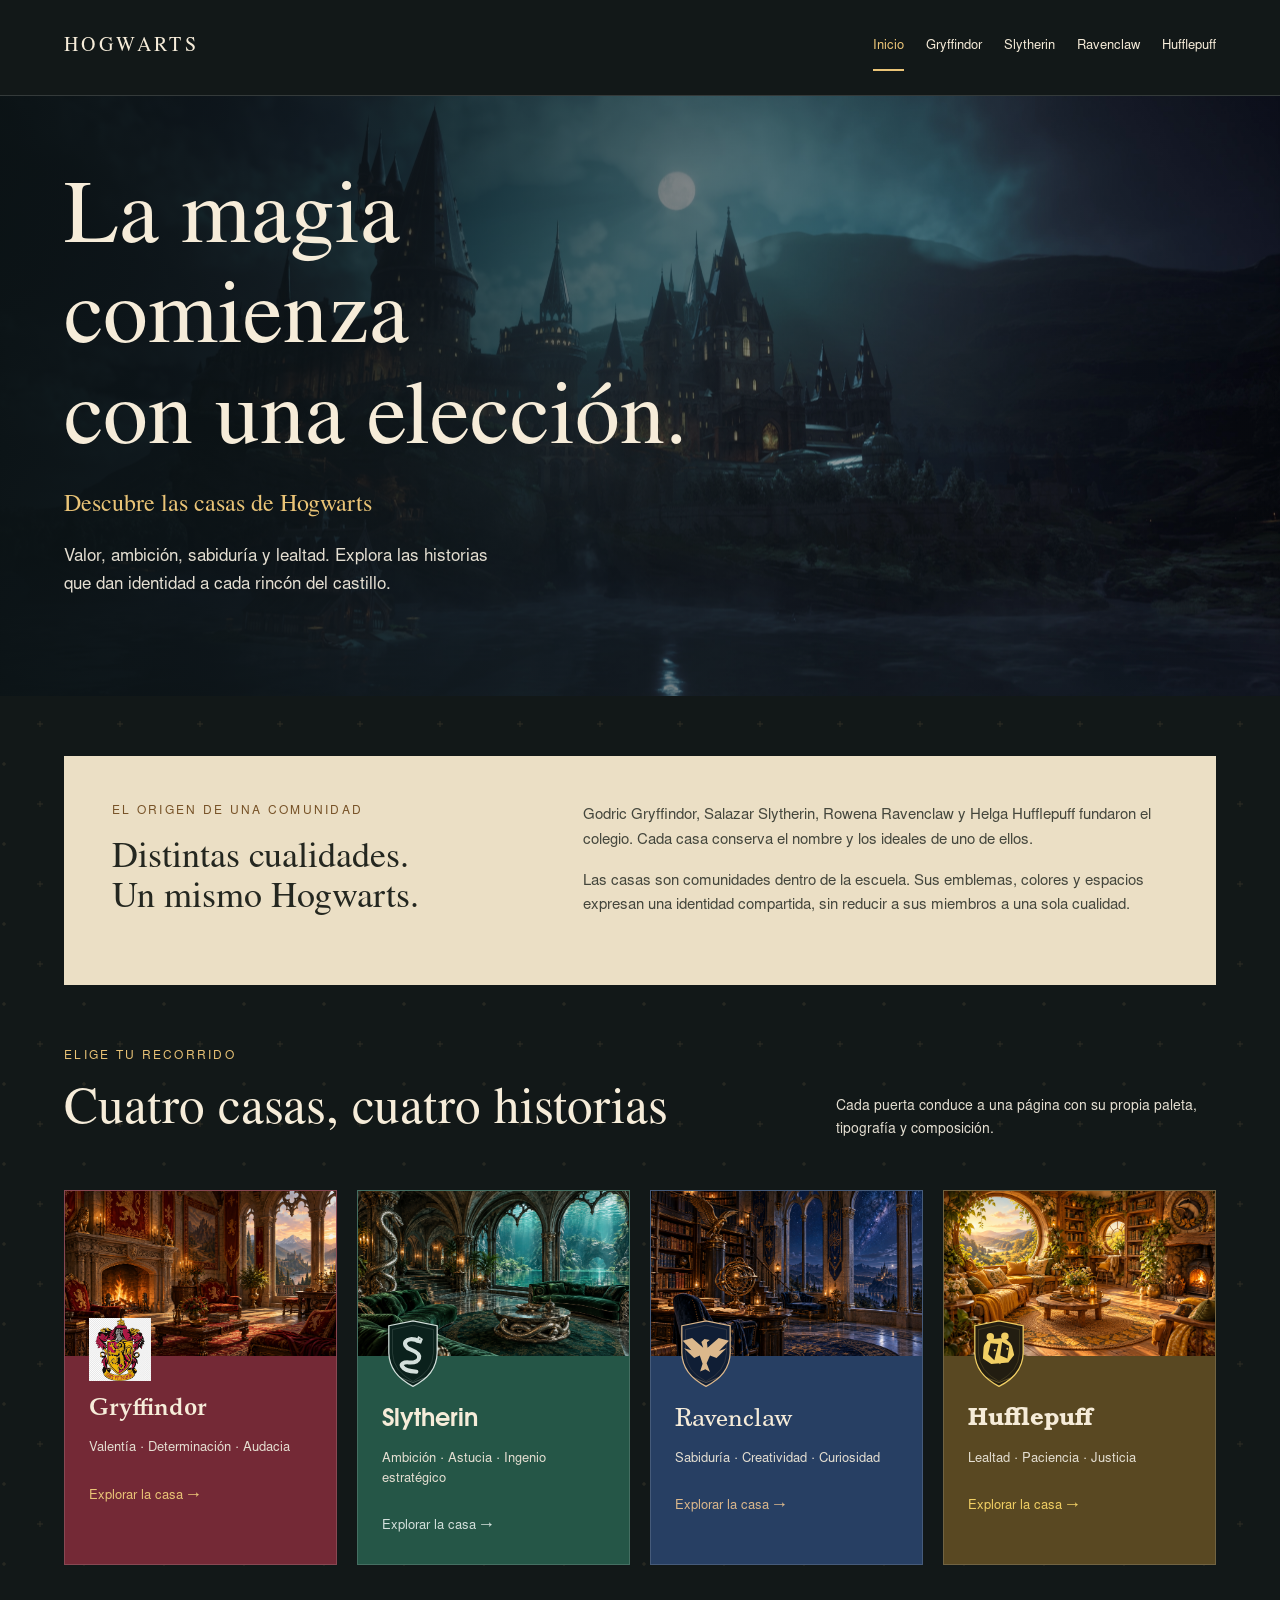
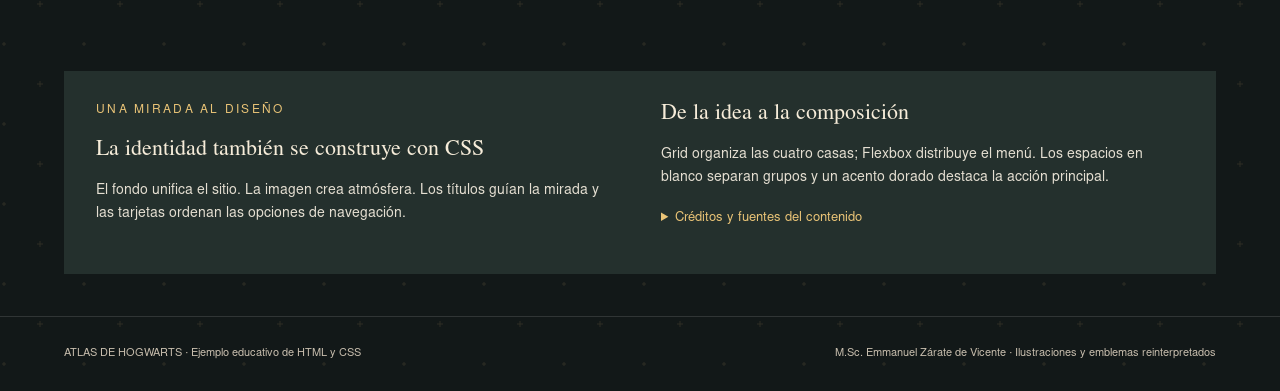
<file: index.html>
<!DOCTYPE html>
<html lang="es">
    <head>
        <meta charset="UTF-8">
        <title>Hogwarts</title>
        <link rel="stylesheet" href="estilos/general.css">
        <link rel="stylesheet" href="estilos/inicio.css">
    </head>



    <body>
        <header class="site-header">
            <div class="wrap header-inner">
                <a class="brand" href="index.html">
                    HOGWARTS
                </a>

                <nav aria-label="Navegación principal">
                    <a href="index.html" aria-current="page">Inicio</a>
                    <a href="gryffindor.html">Gryffindor</a>
                    <a href="slytherin.html">Slytherin</a>
                    <a href="ravenclaw.html">Ravenclaw</a>
                    <a href="hufflepuff.html">Hufflepuff</a>
                </nav>
            </div>
        </header>


        <main id="contenido">
            <section class="home-hero" aria-labelledby="titulo">
                <div class="wrap">
                  
                    <h1 id="titulo">
                        La magia comienza<br>
                        con una elección.
                    </h1>

                    <p class="subtitle">
                        Descubre las casas de Hogwarts
                    </p>

                    <p>
                        Valor, ambición, sabiduría y lealtad.
                        Explora las historias que dan identidad a cada rincón
                        del castillo.
                    </p>

                </div>
            </section>

            
            <div class="wrap">
                <section class="intro-paper">
                    <div>
                        <span class="eyebrow">
                            El origen de una comunidad
                        </span>

                        <h2>
                            Distintas cualidades.<br>
                            Un mismo Hogwarts.
                        </h2>
                    </div>

                    <div>
                        <p>
                            Godric Gryffindor, Salazar Slytherin, Rowena Ravenclaw
                            y Helga Hufflepuff fundaron el colegio. Cada casa
                            conserva el nombre y los ideales de uno de ellos.
                        </p>

                        <p>
                            Las casas son comunidades dentro de la escuela.
                            Sus emblemas, colores y espacios expresan una
                            identidad compartida, sin reducir a sus miembros
                            a una sola cualidad.
                        </p>
                    </div>
                </section>

                <section id="casas" class="section">
                    <div class="section-head">
                        <div>
                            <span class="eyebrow">Elige tu recorrido</span>
                            <h2>Cuatro casas, cuatro historias</h2>
                        </div>

                        <p>
                            Cada puerta conduce a una página con su propia
                            paleta, tipografía y composición.
                        </p>
                    </div>

                    <div class="cards">
                        <article class="card" data-house="gryffindor">
                            <img
                                class="scene-mini"
                                src="recursos/gryffindor.png"
                                alt="Interpretación de la sala común de Gryffindor"
                            >

                            <div class="content">
                                <img
                                    class="tiny-crest"
                                    src="recursos/escudo-gryffindor.PNG"
                                    alt="Emblema reinterpretado: León"
                                >

                                <h3>Gryffindor</h3>
                                <p>Valentía · Determinación · Audacia</p>

                                <a class="link" href="gryffindor.html">
                                    Explorar la casa →
                                </a>
                            </div>
                        </article>

                        <article class="card" data-house="slytherin">
                            <img
                                class="scene-mini"
                                src="recursos/slytherin.png"
                                alt="Interpretación de la sala común de Slytherin"
                            >

                            <div class="content">
                                <img
                                    class="tiny-crest"
                                    src="recursos/escudo-slytherin.svg"
                                    alt="Emblema reinterpretado: Serpiente"
                                >

                                <h3>Slytherin</h3>
                                <p>Ambición · Astucia · Ingenio estratégico</p>

                                <a class="link" href="slytherin.html">
                                    Explorar la casa →
                                </a>
                            </div>
                        </article>

                        <article class="card" data-house="ravenclaw">
                            <img
                                class="scene-mini"
                                src="recursos/ravenclaw.png"
                                alt="Interpretación de la sala común de Ravenclaw"
                            >

                            <div class="content">
                                <img
                                    class="tiny-crest"
                                    src="recursos/escudo-ravenclaw.svg"
                                    alt="Emblema reinterpretado: Águila"
                                >

                                <h3>Ravenclaw</h3>
                                <p>Sabiduría · Creatividad · Curiosidad</p>

                                <a class="link" href="ravenclaw.html">
                                    Explorar la casa →
                                </a>
                            </div>
                        </article>

                        <article class="card" data-house="hufflepuff">
                            <img
                                class="scene-mini"
                                src="recursos/hufflepuff.png"
                                alt="Interpretación de la sala común de Hufflepuff"
                            >

                            <div class="content">
                                <img
                                    class="tiny-crest"
                                    src="recursos/escudo-hufflepuff.svg"
                                    alt="Emblema reinterpretado: Tejón"
                                >

                                <h3>Hufflepuff</h3>
                                <p>Lealtad · Paciencia · Justicia</p>

                                <a class="link" href="hufflepuff.html">
                                    Explorar la casa →
                                </a>
                            </div>
                        </article>
                    </div>
                </section>

                <section class="design-note">
                    <div>
                        <span class="eyebrow">Una mirada al diseño</span>

                        <h3>La identidad también se construye con CSS</h3>

                        <p>
                            El fondo unifica el sitio. La imagen crea atmósfera.
                            Los títulos guían la mirada y las tarjetas ordenan
                            las opciones de navegación.
                        </p>
                    </div>

                    <div>
                        <h3>De la idea a la composición</h3>

                        <p>
                            Grid organiza las cuatro casas; Flexbox distribuye
                            el menú. Los espacios en blanco separan grupos
                            y un acento dorado destaca la acción principal.
                        </p>

                        <details>
                            <summary>Créditos y fuentes del contenido</summary>

                            <p>
                                Proyecto educativo no oficial. Harry Potter
                                y sus personajes pertenecen a sus respectivos
                                titulares. Arte generado para este ejemplo;
                                emblemas reinterpretados en SVG.
                                Datos:
                                <a href="https://www.harrypotter.com/features/origins-of-hogwarts-school-of-witchcraft-and-wizardry">HarryPotter.com: orígenes de Hogwarts</a>.
                            </p>
                        </details>
                    </div>
                </section>
            </div>
        </main>

        <footer>
            <div class="wrap footer-inner">
                <span>
                    ATLAS DE HOGWARTS · Ejemplo educativo de HTML y CSS
                </span>

                <span>
                    M.Sc. Emmanuel Zárate de Vicente ·
                    Ilustraciones y emblemas reinterpretados
                </span>
            </div>
        </footer>
    </body>
</html>
</file>
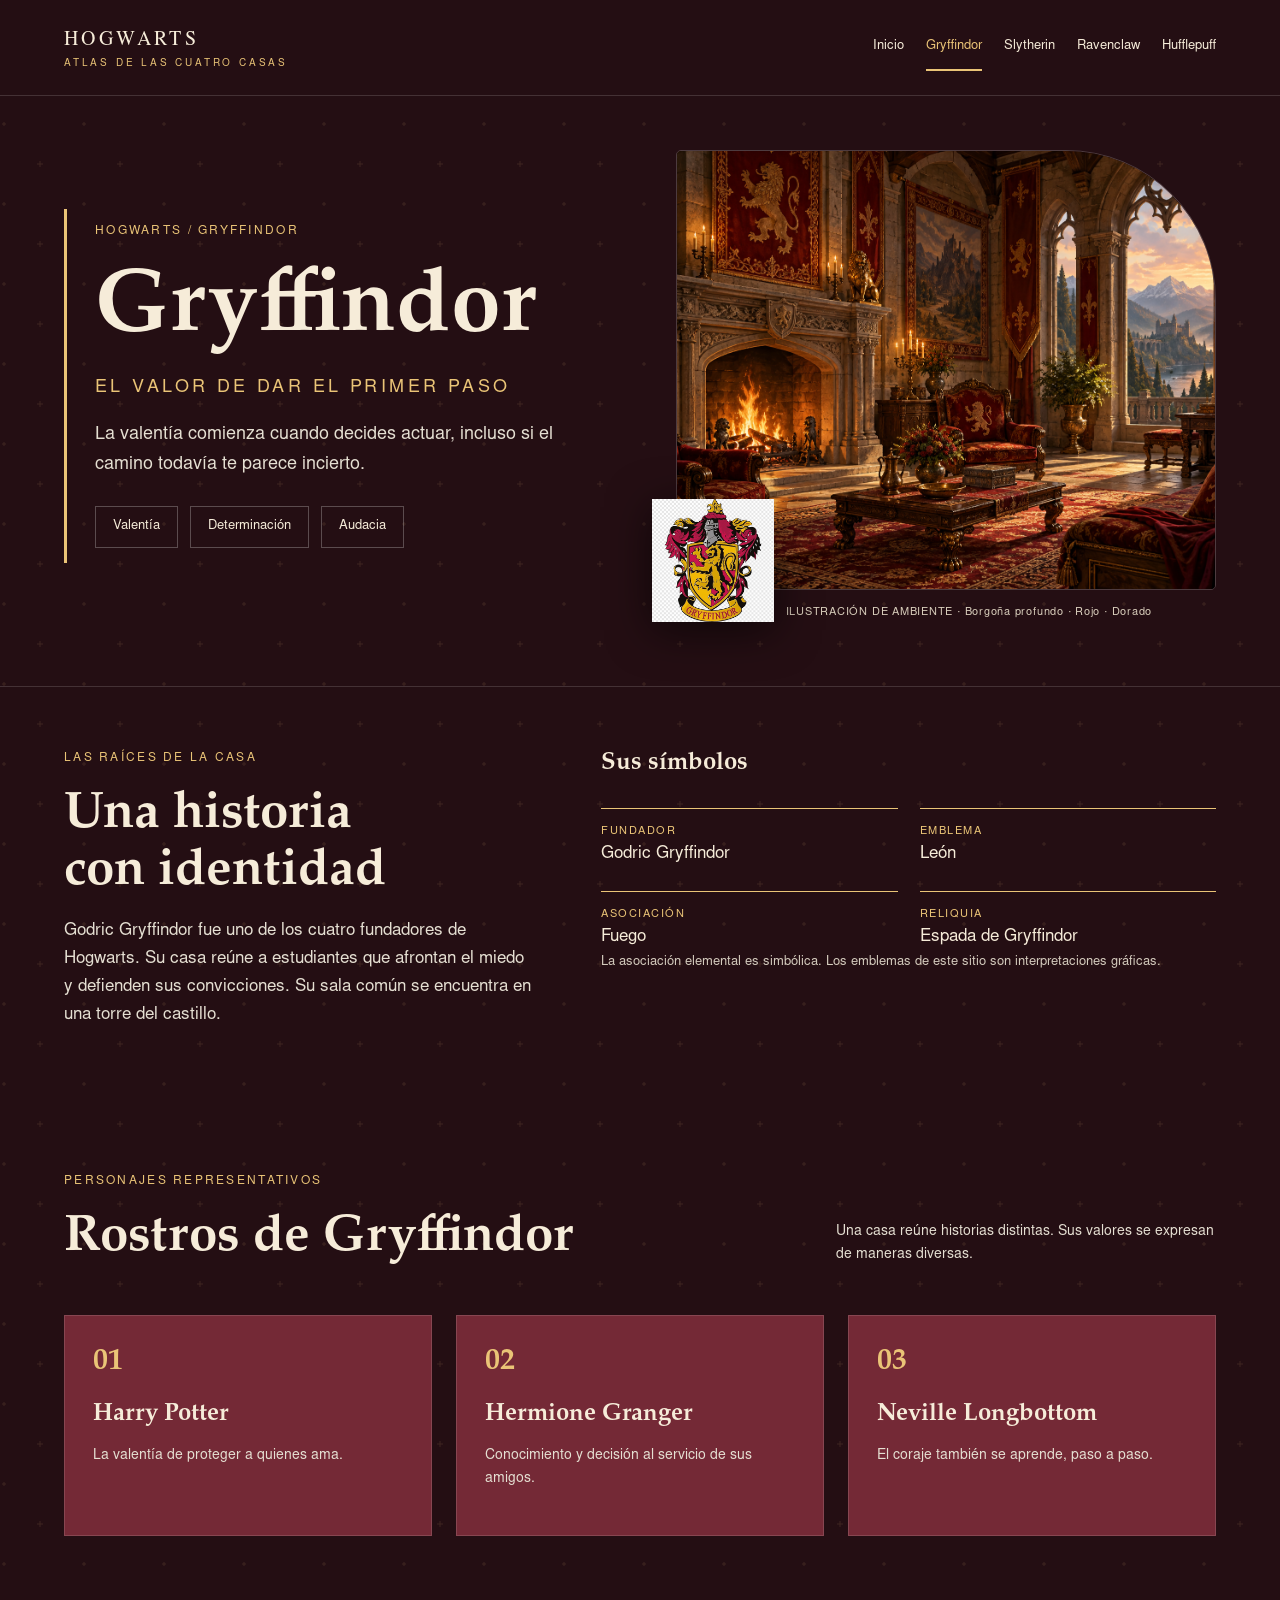
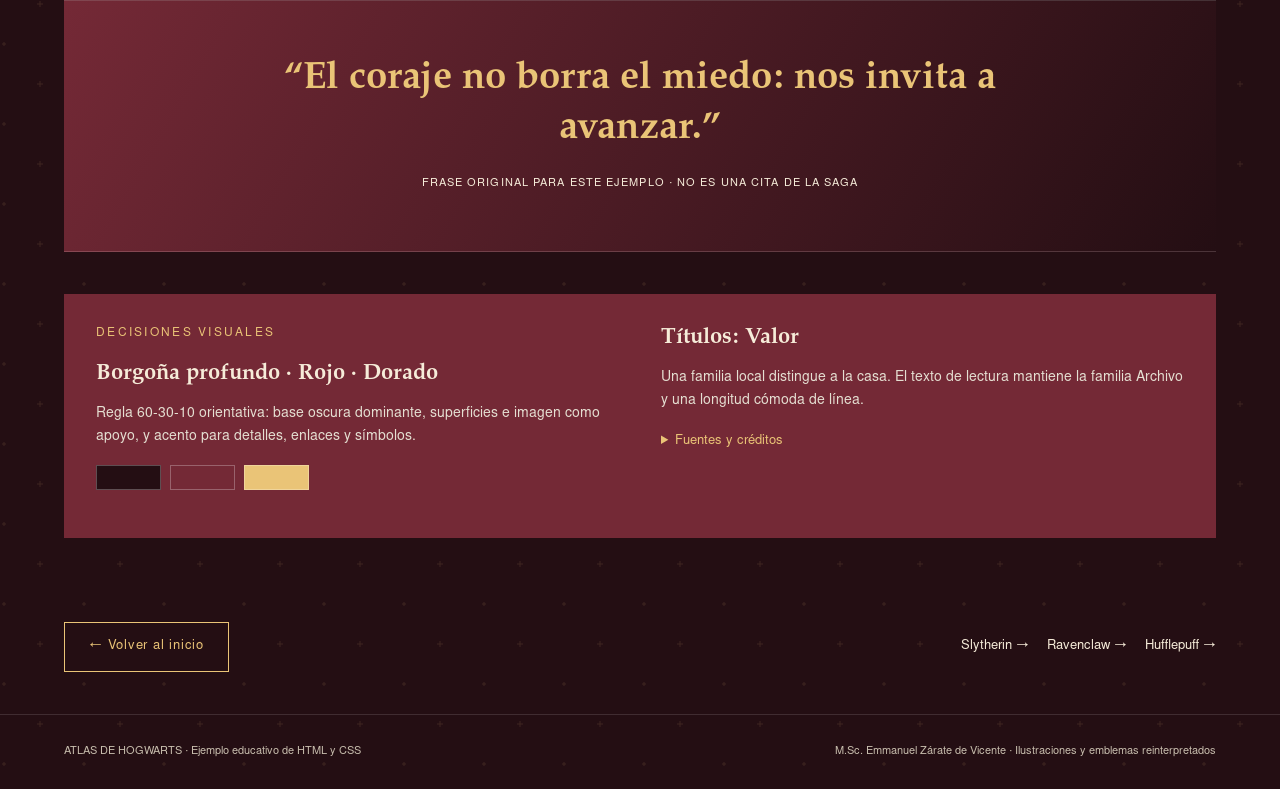
<file: gryffindor.html>
<!DOCTYPE html>
<html lang="es">
    <head>
        <meta charset="UTF-8">
        <meta name="viewport" content="width=device-width, initial-scale=1">
        <meta
            name="description"
            content="Explora las casas de Hogwarts: historia, valores e identidad visual."
        >

        <title>Gryffindor | Atlas de Hogwarts</title>

        <link rel="stylesheet" href="estilos/general.css">
        <link rel="stylesheet" href="estilos/gryffindor.css">
    </head>

    <body>
        <a class="skip" href="#contenido">Saltar al contenido</a>

        <header class="site-header">
            <div class="wrap header-inner">
                <a class="brand" href="index.html">
                    HOGWARTS
                    <span>ATLAS DE LAS CUATRO CASAS</span>
                </a>

                <nav aria-label="Navegación principal">
                    <a href="index.html">Inicio</a>
                    <a href="gryffindor.html" aria-current="page">Gryffindor</a>
                    <a href="slytherin.html">Slytherin</a>
                    <a href="ravenclaw.html">Ravenclaw</a>
                    <a href="hufflepuff.html">Hufflepuff</a>
                </nav>
            </div>
        </header>

        <main id="contenido">
            <section class="hero">
                <div class="wrap hero-layout">
                    <div class="hero-copy">
                        <span class="eyebrow">Hogwarts / Gryffindor</span>

                        <h1>Gryffindor</h1>

                        <p class="eyebrow">
                            El valor de dar el primer paso
                        </p>

                        <p>
                            La valentía comienza cuando decides actuar,
                            incluso si el camino todavía te parece incierto.
                        </p>

                        <div class="values">
                            <span>Valentía</span>
                            <span>Determinación</span>
                            <span>Audacia</span>
                        </div>
                    </div>

                    <figure class="hero-art">
                        <img
                            class="scene"
                            src="recursos/gryffindor.png"
                            alt="Gryffindor: sala común reinterpretada en su paleta característica"
                        >

                        <img
                            class="crest"
                            src="recursos/escudo-gryffindor.PNG"
                            alt="Escudo reinterpretado con león"
                        >

                        <figcaption class="caption">
                            ILUSTRACIÓN DE AMBIENTE ·
                            Borgoña profundo · Rojo · Dorado
                        </figcaption>
                    </figure>
                </div>
            </section>

            <section class="section divider">
                <div class="wrap history-layout">
                    <div>
                        <span class="eyebrow">Las raíces de la casa</span>

                        <h2>
                            Una historia<br>
                            con identidad
                        </h2>

                        <p>
                            Godric Gryffindor fue uno de los cuatro fundadores
                            de Hogwarts. Su casa reúne a estudiantes que afrontan
                            el miedo y defienden sus convicciones. Su sala común
                            se encuentra en una torre del castillo.
                        </p>
                    </div>

                    <div>
                        <h3>Sus símbolos</h3>

                        <div class="facts">
                            <div class="fact">
                                <small>Fundador</small>
                                <strong>Godric Gryffindor</strong>
                            </div>

                            <div class="fact">
                                <small>Emblema</small>
                                <strong>León</strong>
                            </div>

                            <div class="fact">
                                <small>Asociación</small>
                                <strong>Fuego</strong>
                            </div>

                            <div class="fact">
                                <small>Reliquia</small>
                                <strong>Espada de Gryffindor</strong>
                            </div>
                        </div>

                        <p class="muted">
                            La asociación elemental es simbólica.
                            Los emblemas de este sitio son interpretaciones
                            gráficas.
                        </p>
                    </div>
                </div>
            </section>

            <section class="section">
                <div class="wrap">
                    <div class="section-head">
                        <div>
                            <span class="eyebrow">
                                Personajes representativos
                            </span>

                            <h2>Rostros de Gryffindor</h2>
                        </div>

                        <p>
                            Una casa reúne historias distintas.
                            Sus valores se expresan de maneras diversas.
                        </p>
                    </div>

                    <div class="people">
                        <article class="person">
                            <span class="number">01</span>

                            <h3>Harry Potter</h3>

                            <p>La valentía de proteger a quienes ama.</p>
                        </article>

                        <article class="person">
                            <span class="number">02</span>

                            <h3>Hermione Granger</h3>

                            <p>
                                Conocimiento y decisión al servicio de sus amigos.
                            </p>
                        </article>

                        <article class="person">
                            <span class="number">03</span>

                            <h3>Neville Longbottom</h3>

                            <p>El coraje también se aprende, paso a paso.</p>
                        </article>
                    </div>
                </div>
            </section>

            <div class="wrap">
                <section class="quote">
                    <blockquote>
                        “El coraje no borra el miedo: nos invita a avanzar.”
                    </blockquote>

                    <small>
                        FRASE ORIGINAL PARA ESTE EJEMPLO ·
                        NO ES UNA CITA DE LA SAGA
                    </small>
                </section>

                <section class="design-note">
                    <div>
                        <span class="eyebrow">Decisiones visuales</span>

                        <h3>Borgoña profundo · Rojo · Dorado</h3>

                        <p>
                            Regla 60-30-10 orientativa: base oscura dominante,
                            superficies e imagen como apoyo, y acento para
                            detalles, enlaces y símbolos.
                        </p>

                        <div class="swatches">
                            <span class="swatch base"></span>
                            <span class="swatch secondary"></span>
                            <span class="swatch accent"></span>
                        </div>
                    </div>

                    <div>
                        <h3>Títulos: Valor</h3>

                        <p>
                            Una familia local distingue a la casa.
                            El texto de lectura mantiene la familia Archivo
                            y una longitud cómoda de línea.
                        </p>

                        <details>
                            <summary>Fuentes y créditos</summary>

                            <p>
                                Contenido adaptado con fines educativos de
                                <a href="https://www.harrypotter.com/fact-file/magical-miscellany/gryffindor">HarryPotter.com</a>.
                                Frase original; escena generada y escudo
                                reinterpretado.
                            </p>
                        </details>
                    </div>
                </section>

                <div class="visit">
                    <a class="button outline" href="index.html">
                        ← Volver al inicio
                    </a>

                    <div class="other-links" aria-label="Visitar otras casas">
                        <a href="slytherin.html">Slytherin →</a>
                        <a href="ravenclaw.html">Ravenclaw →</a>
                        <a href="hufflepuff.html">Hufflepuff →</a>
                    </div>
                </div>
            </div>
        </main>

        <footer>
            <div class="wrap footer-inner">
                <span>
                    ATLAS DE HOGWARTS · Ejemplo educativo de HTML y CSS
                </span>

                <span>
                    M.Sc. Emmanuel Zárate de Vicente ·
                    Ilustraciones y emblemas reinterpretados
                </span>
            </div>
        </footer>
    </body>
</html>
</file>
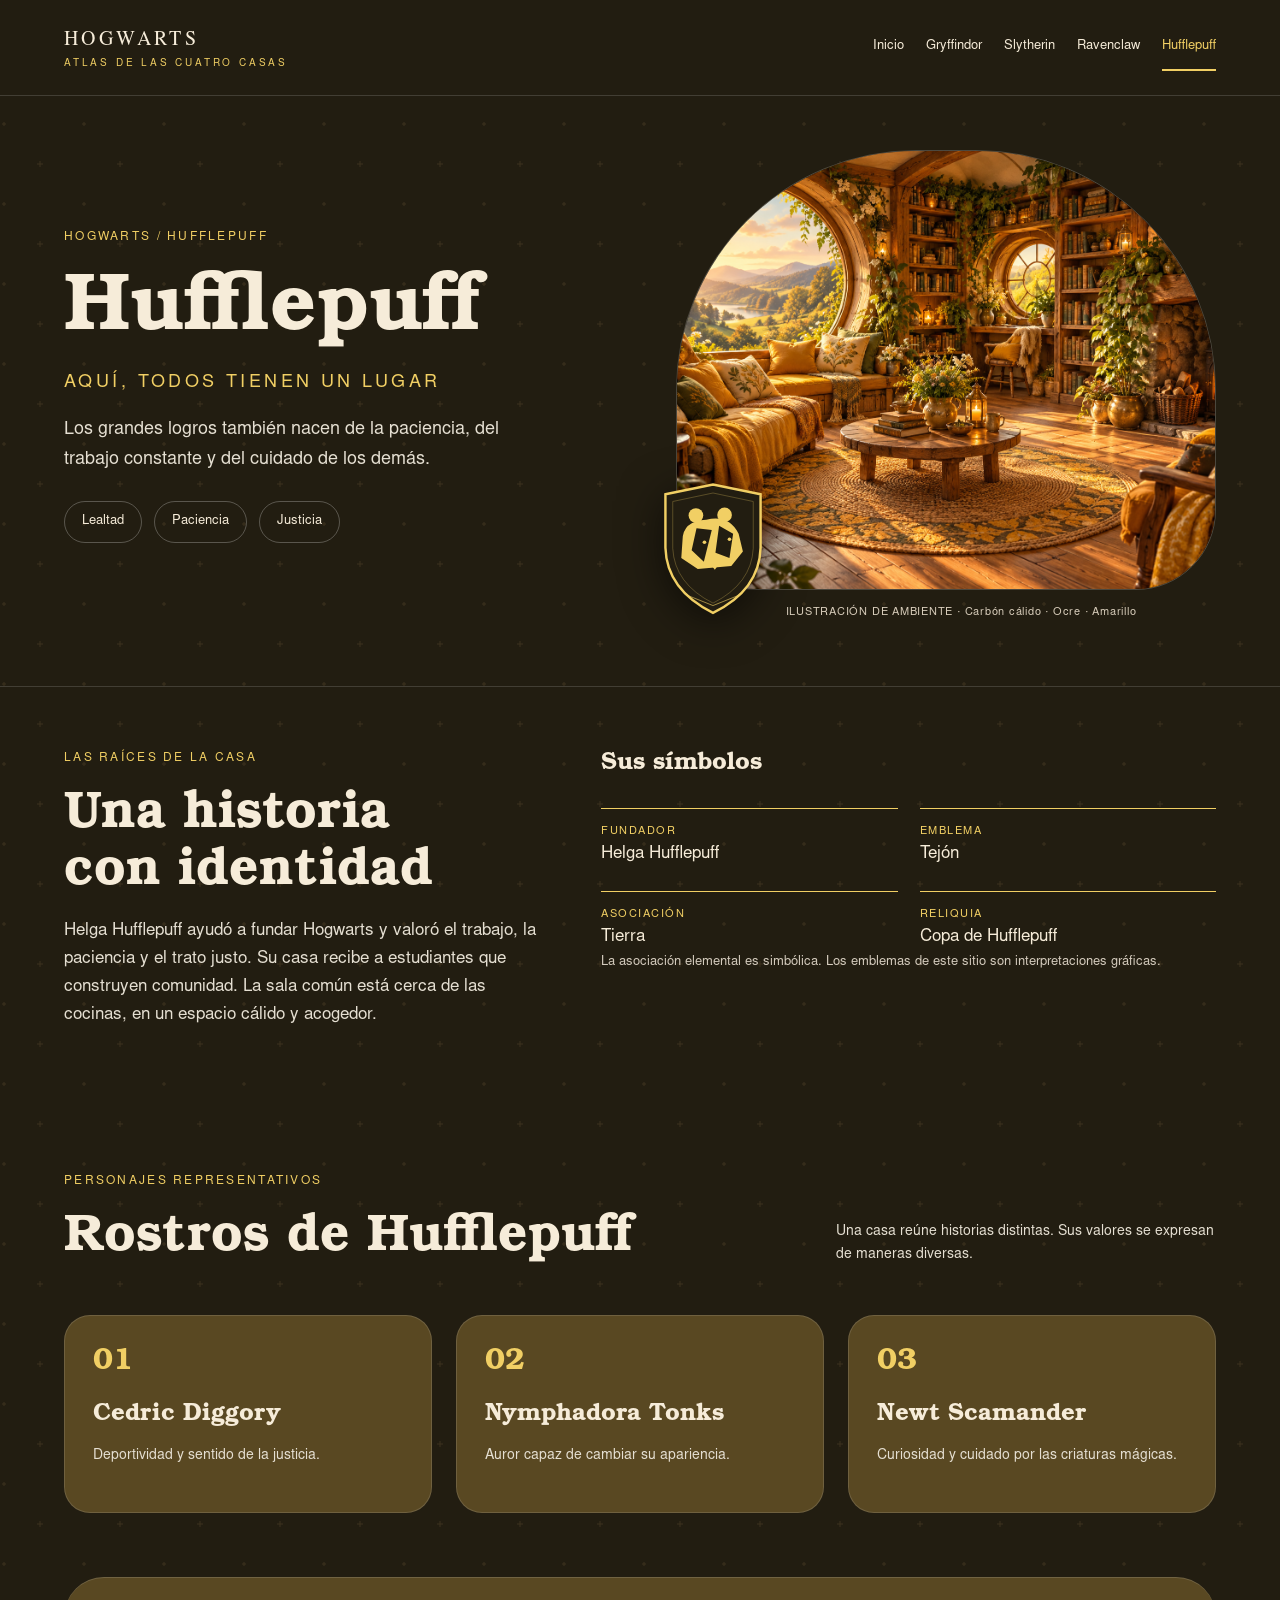
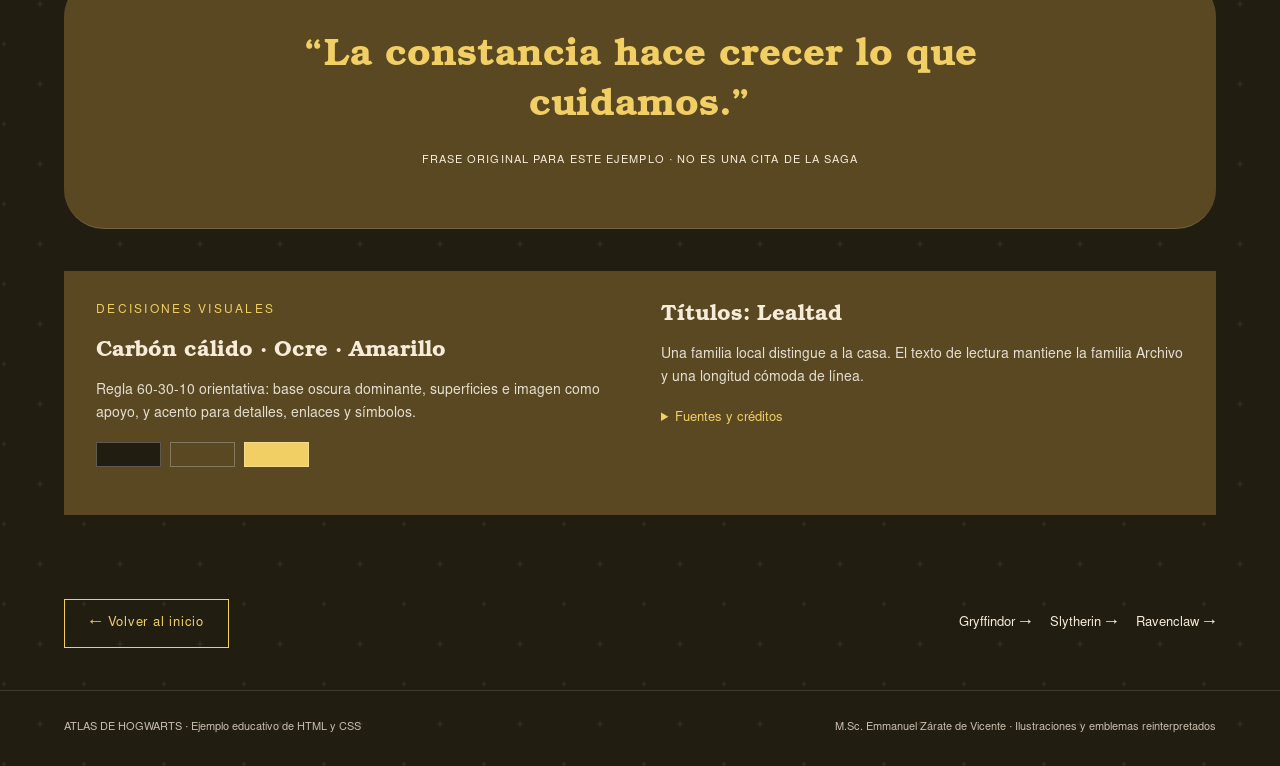
<file: hufflepuff.html>
<!DOCTYPE html>
<html lang="es"><head><meta charset="UTF-8"><meta name="viewport" content="width=device-width, initial-scale=1"><meta name="description" content="Explora las casas de Hogwarts: historia, valores e identidad visual."><title>Hufflepuff | Atlas de Hogwarts</title><link rel="stylesheet" href="estilos/general.css"><link rel="stylesheet" href="estilos/hufflepuff.css"></head>
<body><a class="skip" href="#contenido">Saltar al contenido</a><header class="site-header"><div class="wrap header-inner"><a class="brand" href="index.html">HOGWARTS<span>ATLAS DE LAS CUATRO CASAS</span></a><nav aria-label="Navegación principal"><a href="index.html">Inicio</a><a href="gryffindor.html">Gryffindor</a><a href="slytherin.html">Slytherin</a><a href="ravenclaw.html">Ravenclaw</a><a href="hufflepuff.html" aria-current="page">Hufflepuff</a></nav></div></header><main id="contenido"><section class="hero"><div class="wrap hero-layout"><div class="hero-copy"><span class="eyebrow">Hogwarts / Hufflepuff</span><h1>Hufflepuff</h1><p class="eyebrow">Aquí, todos tienen un lugar</p><p>Los grandes logros también nacen de la paciencia, del trabajo constante y del cuidado de los demás.</p><div class="values"><span>Lealtad</span><span>Paciencia</span><span>Justicia</span></div></div><figure class="hero-art"><img class="scene" src="recursos/hufflepuff.png" alt="Hufflepuff: sala común reinterpretada en su paleta característica"><img class="crest" src="recursos/escudo-hufflepuff.svg" alt="Escudo reinterpretado con tejón"><figcaption class="caption">ILUSTRACIÓN DE AMBIENTE · Carbón cálido · Ocre · Amarillo</figcaption></figure></div></section><section class="section divider"><div class="wrap history-layout"><div><span class="eyebrow">Las raíces de la casa</span><h2>Una historia<br>con identidad</h2><p>Helga Hufflepuff ayudó a fundar Hogwarts y valoró el trabajo, la paciencia y el trato justo. Su casa recibe a estudiantes que construyen comunidad. La sala común está cerca de las cocinas, en un espacio cálido y acogedor.</p></div><div><h3>Sus símbolos</h3><div class="facts"><div class="fact"><small>Fundador</small><strong>Helga Hufflepuff</strong></div><div class="fact"><small>Emblema</small><strong>Tejón</strong></div><div class="fact"><small>Asociación</small><strong>Tierra</strong></div><div class="fact"><small>Reliquia</small><strong>Copa de Hufflepuff</strong></div></div><p class="muted">La asociación elemental es simbólica. Los emblemas de este sitio son interpretaciones gráficas.</p></div></div></section><section class="section"><div class="wrap"><div class="section-head"><div><span class="eyebrow">Personajes representativos</span><h2>Rostros de Hufflepuff</h2></div><p>Una casa reúne historias distintas. Sus valores se expresan de maneras diversas.</p></div><div class="people"><article class="person"><span class="number">01</span><h3>Cedric Diggory</h3><p>Deportividad y sentido de la justicia.</p></article><article class="person"><span class="number">02</span><h3>Nymphadora Tonks</h3><p>Auror capaz de cambiar su apariencia.</p></article><article class="person"><span class="number">03</span><h3>Newt Scamander</h3><p>Curiosidad y cuidado por las criaturas mágicas.</p></article></div></div></section><div class="wrap"><section class="quote"><blockquote>“La constancia hace crecer lo que cuidamos.”</blockquote><small>FRASE ORIGINAL PARA ESTE EJEMPLO · NO ES UNA CITA DE LA SAGA</small></section><section class="design-note"><div><span class="eyebrow">Decisiones visuales</span><h3>Carbón cálido · Ocre · Amarillo</h3><p>Regla 60-30-10 orientativa: base oscura dominante, superficies e imagen como apoyo, y acento para detalles, enlaces y símbolos.</p><div class="swatches"><span class="swatch base"></span><span class="swatch secondary"></span><span class="swatch accent"></span></div></div><div><h3>Títulos: Lealtad</h3><p>Una familia local distingue a la casa. El texto de lectura mantiene la familia Archivo y una longitud cómoda de línea.</p><details><summary>Fuentes y créditos</summary><p>Contenido adaptado con fines educativos de <a href="https://www.harrypotter.com/fact-file/magical-miscellany/hufflepuff">HarryPotter.com</a>. Frase original; escena generada y escudo reinterpretado.</p></details></div></section><div class="visit"><a class="button outline" href="index.html">← Volver al inicio</a><div class="other-links" aria-label="Visitar otras casas"><a href="gryffindor.html">Gryffindor →</a><a href="slytherin.html">Slytherin →</a><a href="ravenclaw.html">Ravenclaw →</a></div></div></div></main><footer><div class="wrap footer-inner"><span>ATLAS DE HOGWARTS · Ejemplo educativo de HTML y CSS</span><span>M.Sc. Emmanuel Zárate de Vicente · Ilustraciones y emblemas reinterpretados</span></div></footer></body></html>
</file>
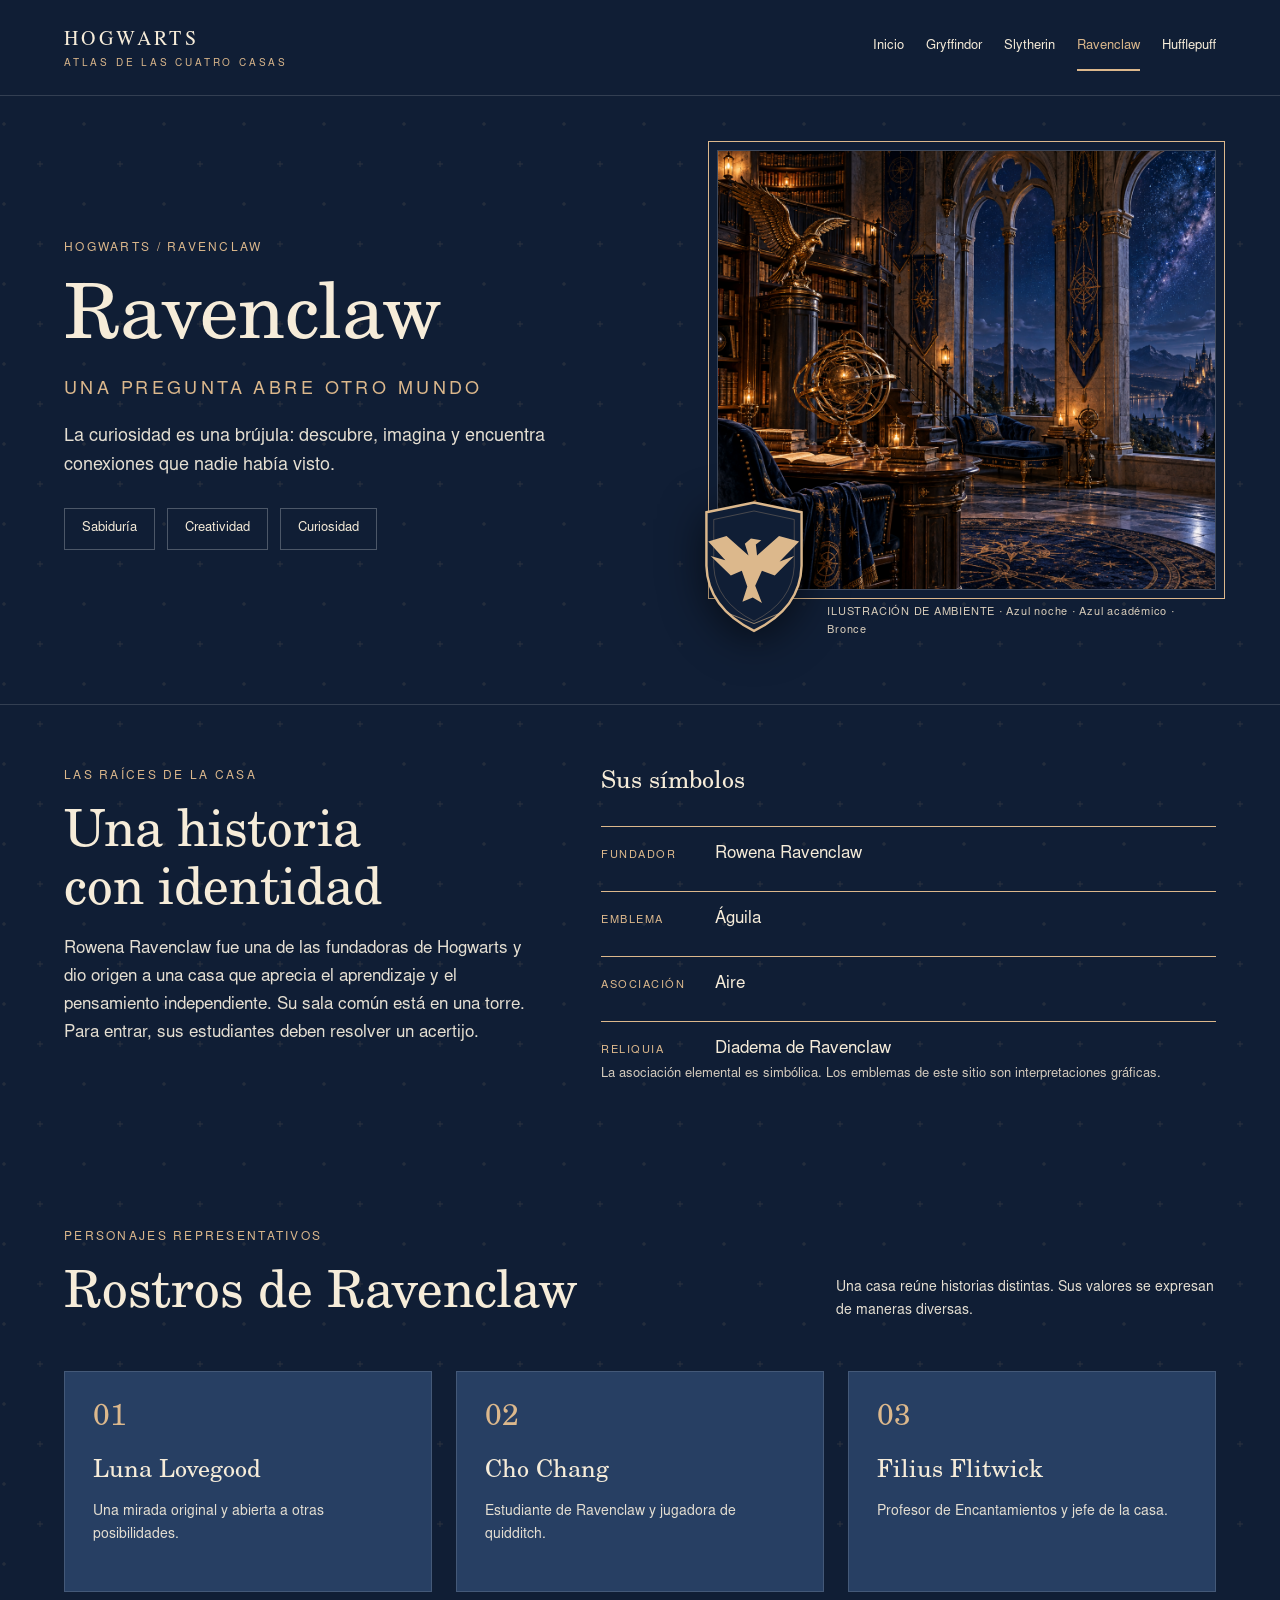
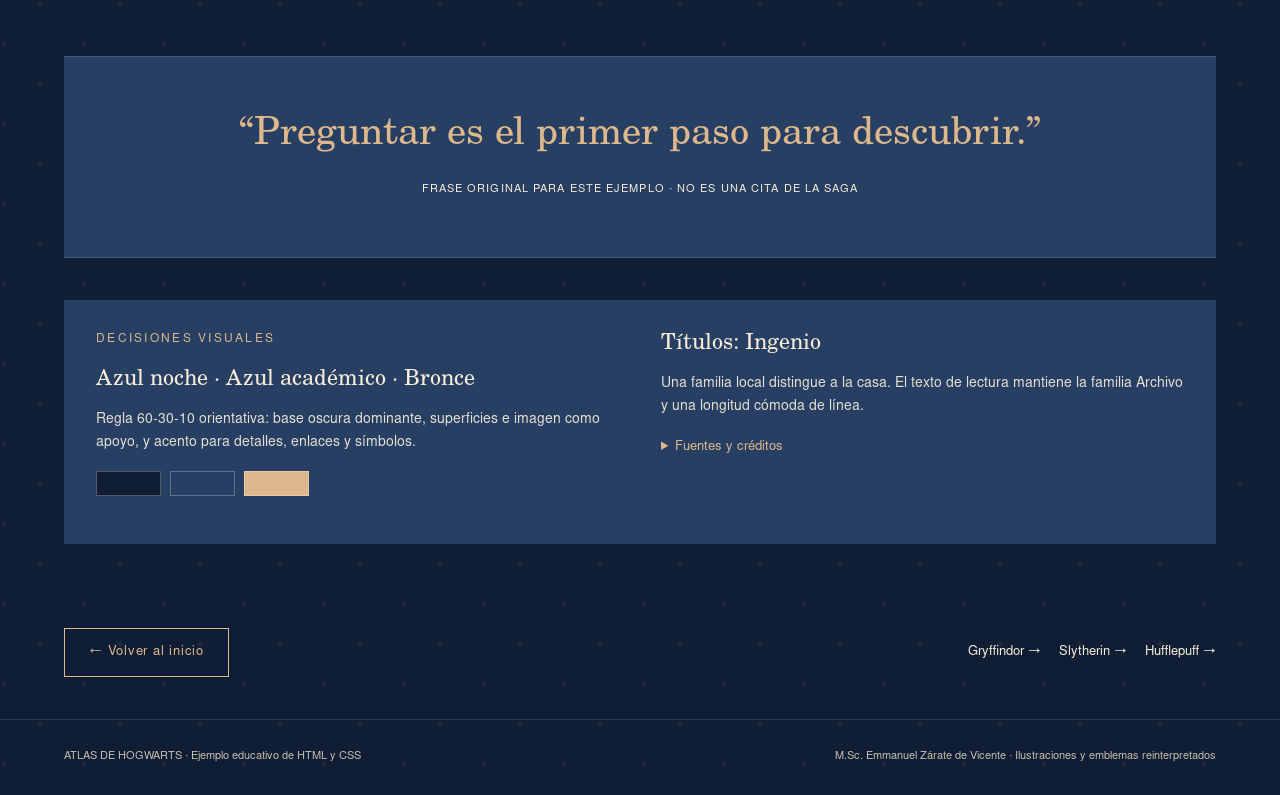
<file: ravenclaw.html>
<!DOCTYPE html>
<html lang="es"><head><meta charset="UTF-8"><meta name="viewport" content="width=device-width, initial-scale=1"><meta name="description" content="Explora las casas de Hogwarts: historia, valores e identidad visual."><title>Ravenclaw | Atlas de Hogwarts</title><link rel="stylesheet" href="estilos/general.css"><link rel="stylesheet" href="estilos/ravenclaw.css"></head>
<body><a class="skip" href="#contenido">Saltar al contenido</a><header class="site-header"><div class="wrap header-inner"><a class="brand" href="index.html">HOGWARTS<span>ATLAS DE LAS CUATRO CASAS</span></a><nav aria-label="Navegación principal"><a href="index.html">Inicio</a><a href="gryffindor.html">Gryffindor</a><a href="slytherin.html">Slytherin</a><a href="ravenclaw.html" aria-current="page">Ravenclaw</a><a href="hufflepuff.html">Hufflepuff</a></nav></div></header><main id="contenido"><section class="hero"><div class="wrap hero-layout"><div class="hero-copy"><span class="eyebrow">Hogwarts / Ravenclaw</span><h1>Ravenclaw</h1><p class="eyebrow">Una pregunta abre otro mundo</p><p>La curiosidad es una brújula: descubre, imagina y encuentra conexiones que nadie había visto.</p><div class="values"><span>Sabiduría</span><span>Creatividad</span><span>Curiosidad</span></div></div><figure class="hero-art"><img class="scene" src="recursos/ravenclaw.png" alt="Ravenclaw: sala común reinterpretada en su paleta característica"><img class="crest" src="recursos/escudo-ravenclaw.svg" alt="Escudo reinterpretado con águila"><figcaption class="caption">ILUSTRACIÓN DE AMBIENTE · Azul noche · Azul académico · Bronce</figcaption></figure></div></section><section class="section divider"><div class="wrap history-layout"><div><span class="eyebrow">Las raíces de la casa</span><h2>Una historia<br>con identidad</h2><p>Rowena Ravenclaw fue una de las fundadoras de Hogwarts y dio origen a una casa que aprecia el aprendizaje y el pensamiento independiente. Su sala común está en una torre. Para entrar, sus estudiantes deben resolver un acertijo.</p></div><div><h3>Sus símbolos</h3><div class="facts"><div class="fact"><small>Fundador</small><strong>Rowena Ravenclaw</strong></div><div class="fact"><small>Emblema</small><strong>Águila</strong></div><div class="fact"><small>Asociación</small><strong>Aire</strong></div><div class="fact"><small>Reliquia</small><strong>Diadema de Ravenclaw</strong></div></div><p class="muted">La asociación elemental es simbólica. Los emblemas de este sitio son interpretaciones gráficas.</p></div></div></section><section class="section"><div class="wrap"><div class="section-head"><div><span class="eyebrow">Personajes representativos</span><h2>Rostros de Ravenclaw</h2></div><p>Una casa reúne historias distintas. Sus valores se expresan de maneras diversas.</p></div><div class="people"><article class="person"><span class="number">01</span><h3>Luna Lovegood</h3><p>Una mirada original y abierta a otras posibilidades.</p></article><article class="person"><span class="number">02</span><h3>Cho Chang</h3><p>Estudiante de Ravenclaw y jugadora de quidditch.</p></article><article class="person"><span class="number">03</span><h3>Filius Flitwick</h3><p>Profesor de Encantamientos y jefe de la casa.</p></article></div></div></section><div class="wrap"><section class="quote"><blockquote>“Preguntar es el primer paso para descubrir.”</blockquote><small>FRASE ORIGINAL PARA ESTE EJEMPLO · NO ES UNA CITA DE LA SAGA</small></section><section class="design-note"><div><span class="eyebrow">Decisiones visuales</span><h3>Azul noche · Azul académico · Bronce</h3><p>Regla 60-30-10 orientativa: base oscura dominante, superficies e imagen como apoyo, y acento para detalles, enlaces y símbolos.</p><div class="swatches"><span class="swatch base"></span><span class="swatch secondary"></span><span class="swatch accent"></span></div></div><div><h3>Títulos: Ingenio</h3><p>Una familia local distingue a la casa. El texto de lectura mantiene la familia Archivo y una longitud cómoda de línea.</p><details><summary>Fuentes y créditos</summary><p>Contenido adaptado con fines educativos de <a href="https://www.harrypotter.com/fact-file/magical-miscellany/ravenclaw">HarryPotter.com</a>. Frase original; escena generada y escudo reinterpretado.</p></details></div></section><div class="visit"><a class="button outline" href="index.html">← Volver al inicio</a><div class="other-links" aria-label="Visitar otras casas"><a href="gryffindor.html">Gryffindor →</a><a href="slytherin.html">Slytherin →</a><a href="hufflepuff.html">Hufflepuff →</a></div></div></div></main><footer><div class="wrap footer-inner"><span>ATLAS DE HOGWARTS · Ejemplo educativo de HTML y CSS</span><span>M.Sc. Emmanuel Zárate de Vicente · Ilustraciones y emblemas reinterpretados</span></div></footer></body></html>
</file>
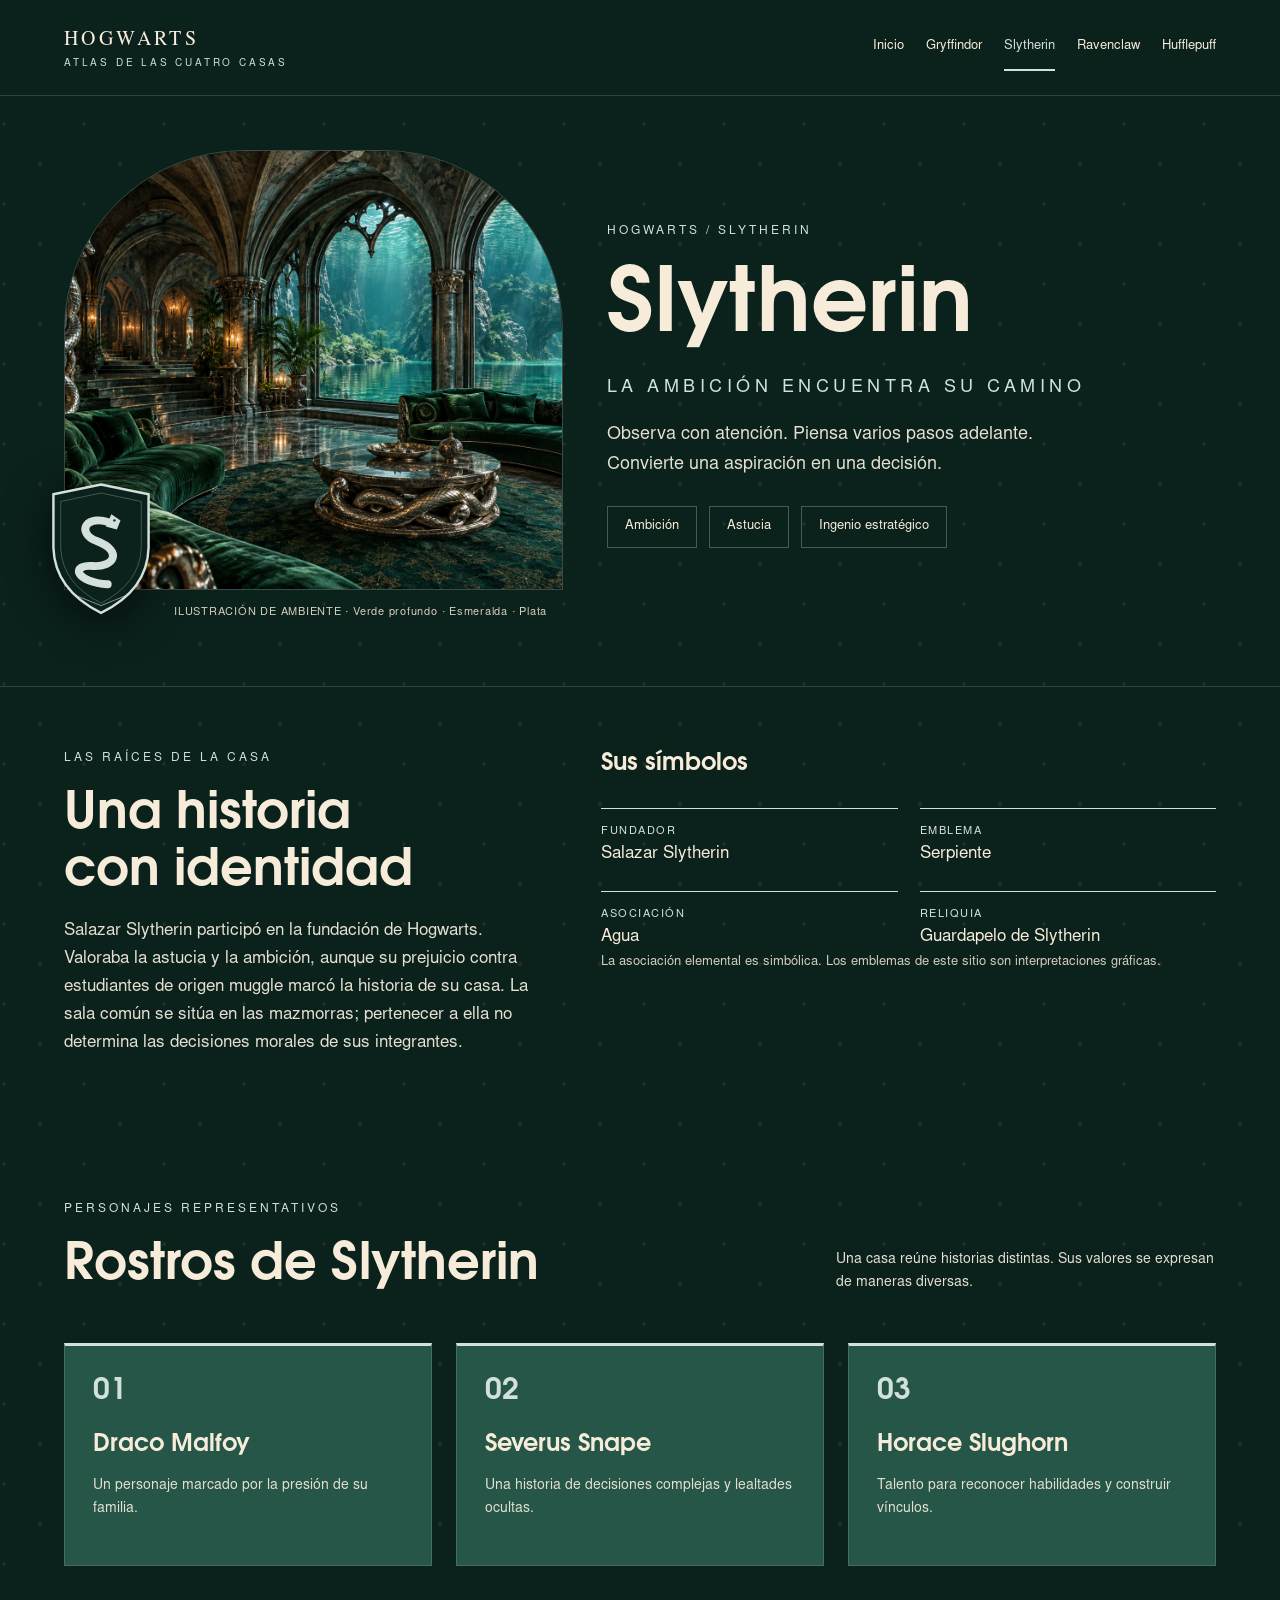
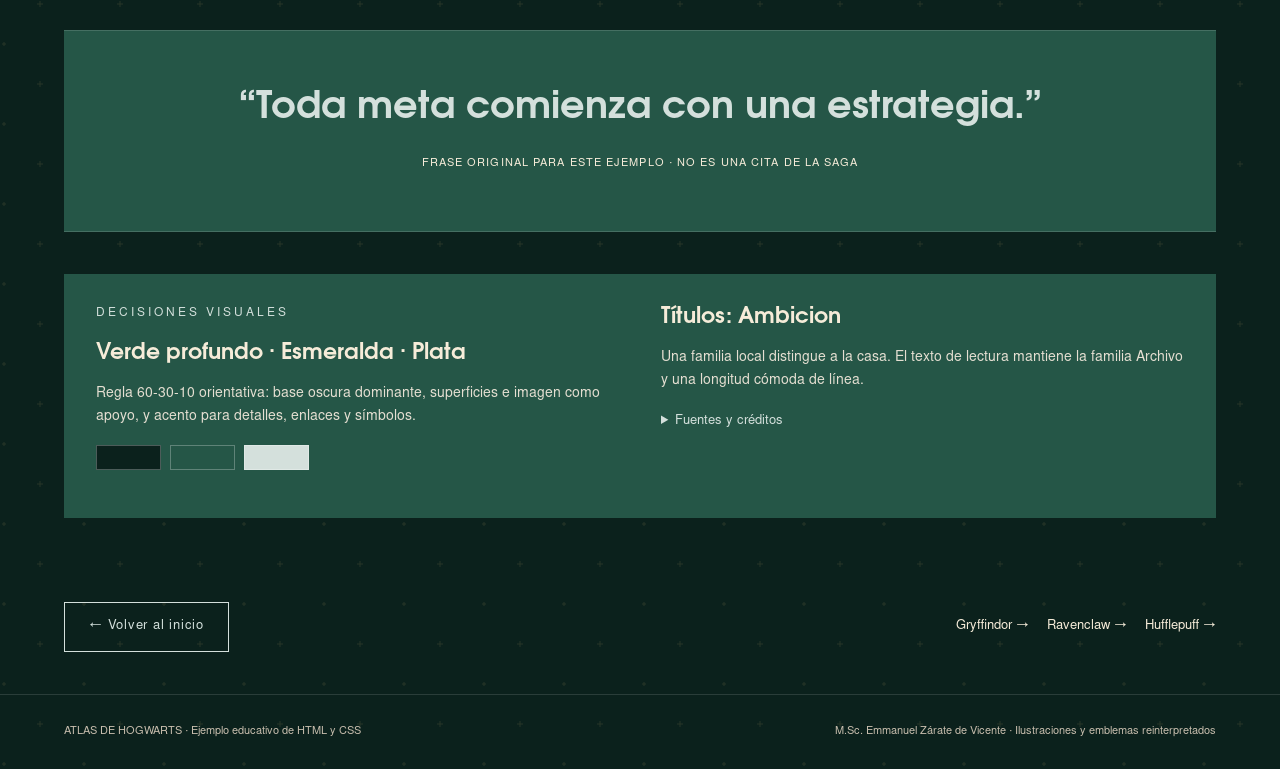
<file: slytherin.html>
<!DOCTYPE html>
<html lang="es"><head><meta charset="UTF-8"><meta name="viewport" content="width=device-width, initial-scale=1"><meta name="description" content="Explora las casas de Hogwarts: historia, valores e identidad visual."><title>Slytherin | Atlas de Hogwarts</title><link rel="stylesheet" href="estilos/general.css"><link rel="stylesheet" href="estilos/slytherin.css"></head>
<body><a class="skip" href="#contenido">Saltar al contenido</a><header class="site-header"><div class="wrap header-inner"><a class="brand" href="index.html">HOGWARTS<span>ATLAS DE LAS CUATRO CASAS</span></a><nav aria-label="Navegación principal"><a href="index.html">Inicio</a><a href="gryffindor.html">Gryffindor</a><a href="slytherin.html" aria-current="page">Slytherin</a><a href="ravenclaw.html">Ravenclaw</a><a href="hufflepuff.html">Hufflepuff</a></nav></div></header><main id="contenido"><section class="hero"><div class="wrap hero-layout"><div class="hero-copy"><span class="eyebrow">Hogwarts / Slytherin</span><h1>Slytherin</h1><p class="eyebrow">La ambición encuentra su camino</p><p>Observa con atención. Piensa varios pasos adelante. Convierte una aspiración en una decisión.</p><div class="values"><span>Ambición</span><span>Astucia</span><span>Ingenio estratégico</span></div></div><figure class="hero-art"><img class="scene" src="recursos/slytherin.png" alt="Slytherin: sala común reinterpretada en su paleta característica"><img class="crest" src="recursos/escudo-slytherin.svg" alt="Escudo reinterpretado con serpiente"><figcaption class="caption">ILUSTRACIÓN DE AMBIENTE · Verde profundo · Esmeralda · Plata</figcaption></figure></div></section><section class="section divider"><div class="wrap history-layout"><div><span class="eyebrow">Las raíces de la casa</span><h2>Una historia<br>con identidad</h2><p>Salazar Slytherin participó en la fundación de Hogwarts. Valoraba la astucia y la ambición, aunque su prejuicio contra estudiantes de origen muggle marcó la historia de su casa. La sala común se sitúa en las mazmorras; pertenecer a ella no determina las decisiones morales de sus integrantes.</p></div><div><h3>Sus símbolos</h3><div class="facts"><div class="fact"><small>Fundador</small><strong>Salazar Slytherin</strong></div><div class="fact"><small>Emblema</small><strong>Serpiente</strong></div><div class="fact"><small>Asociación</small><strong>Agua</strong></div><div class="fact"><small>Reliquia</small><strong>Guardapelo de Slytherin</strong></div></div><p class="muted">La asociación elemental es simbólica. Los emblemas de este sitio son interpretaciones gráficas.</p></div></div></section><section class="section"><div class="wrap"><div class="section-head"><div><span class="eyebrow">Personajes representativos</span><h2>Rostros de Slytherin</h2></div><p>Una casa reúne historias distintas. Sus valores se expresan de maneras diversas.</p></div><div class="people"><article class="person"><span class="number">01</span><h3>Draco Malfoy</h3><p>Un personaje marcado por la presión de su familia.</p></article><article class="person"><span class="number">02</span><h3>Severus Snape</h3><p>Una historia de decisiones complejas y lealtades ocultas.</p></article><article class="person"><span class="number">03</span><h3>Horace Slughorn</h3><p>Talento para reconocer habilidades y construir vínculos.</p></article></div></div></section><div class="wrap"><section class="quote"><blockquote>“Toda meta comienza con una estrategia.”</blockquote><small>FRASE ORIGINAL PARA ESTE EJEMPLO · NO ES UNA CITA DE LA SAGA</small></section><section class="design-note"><div><span class="eyebrow">Decisiones visuales</span><h3>Verde profundo · Esmeralda · Plata</h3><p>Regla 60-30-10 orientativa: base oscura dominante, superficies e imagen como apoyo, y acento para detalles, enlaces y símbolos.</p><div class="swatches"><span class="swatch base"></span><span class="swatch secondary"></span><span class="swatch accent"></span></div></div><div><h3>Títulos: Ambicion</h3><p>Una familia local distingue a la casa. El texto de lectura mantiene la familia Archivo y una longitud cómoda de línea.</p><details><summary>Fuentes y créditos</summary><p>Contenido adaptado con fines educativos de <a href="https://www.harrypotter.com/fact-file/magical-miscellany/slytherin">HarryPotter.com</a>. Frase original; escena generada y escudo reinterpretado.</p></details></div></section><div class="visit"><a class="button outline" href="index.html">← Volver al inicio</a><div class="other-links" aria-label="Visitar otras casas"><a href="gryffindor.html">Gryffindor →</a><a href="ravenclaw.html">Ravenclaw →</a><a href="hufflepuff.html">Hufflepuff →</a></div></div></div></main><footer><div class="wrap footer-inner"><span>ATLAS DE HOGWARTS · Ejemplo educativo de HTML y CSS</span><span>M.Sc. Emmanuel Zárate de Vicente · Ilustraciones y emblemas reinterpretados</span></div></footer></body></html>
</file>
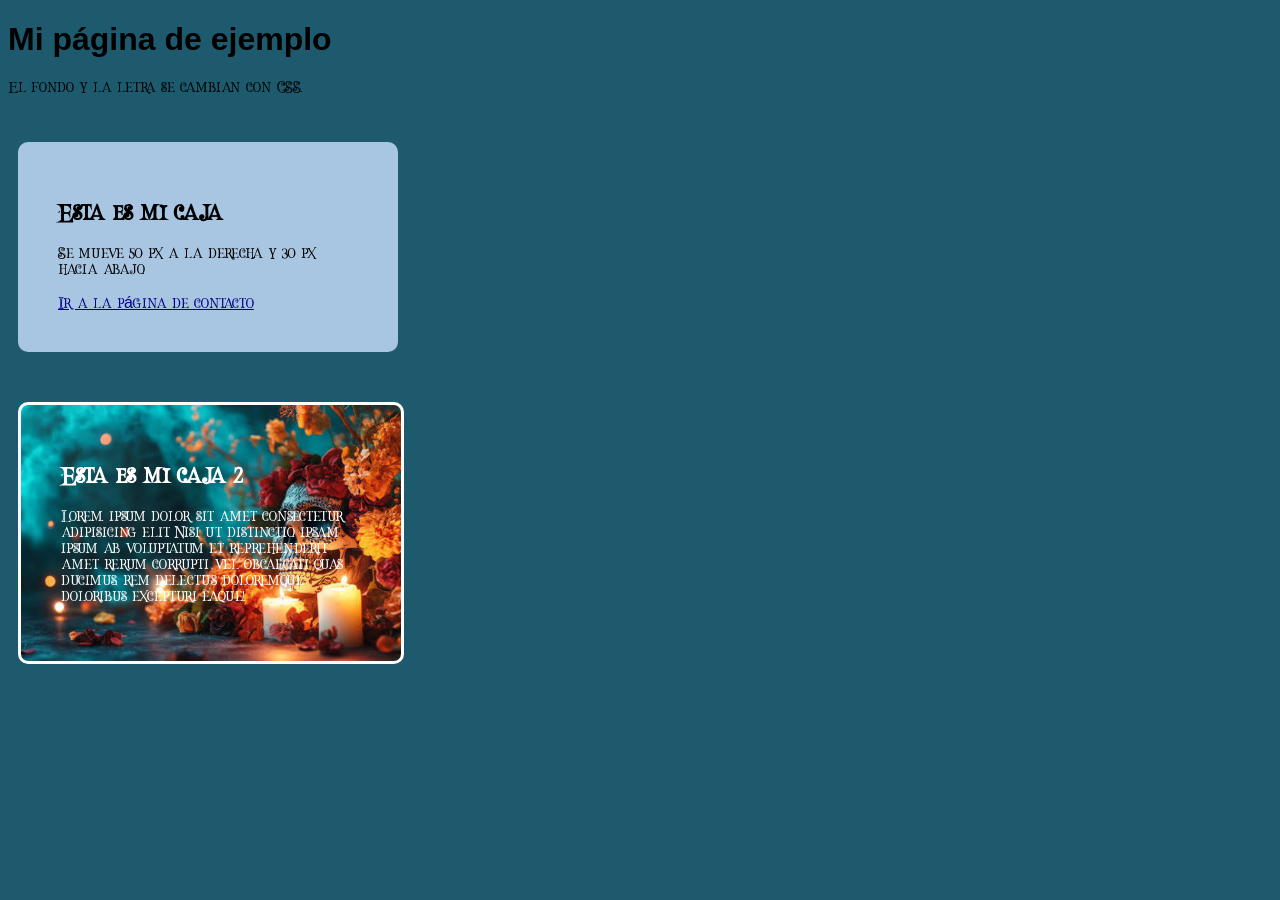
<file: ejemplo1/Ejemplo2/test1.html>
<!DOCTYPE html>
<html lang="es">
<head>
    <meta charset="UTF-8">
    <title>BG,F,S</title>

    <!-- Conectar el archivo CSS -->
    <link rel="stylesheet" href="estilos.css">
</head>

<body>

    <h1>Mi página de ejemplo</h1>
    <p>El fondo y la letra se cambian con CSS.</p>

    <div class="caja">
        <h2>Esta es mi caja</h2>
        <p>Se mueve 50 px a la derecha y 30 px hacia abajo.</p>

        <!-- Abrir otra página del sitio -->
        <a href="index.html">Ir a la página de contacto</a>
    </div>

    <div class="caja1">
        <h2>Esta es mi caja 2</h2>
        <p>Lorem, ipsum dolor sit amet consectetur adipisicing elit. Nisi ut distinctio, ipsam ipsum ab voluptatum et reprehenderit amet rerum corrupti vel obcaecati quas ducimus, rem delectus doloremque doloribus excepturi eaque!.</p>
    </div>

</body>
</html>
</file>
<file: estilos/general.css>
@font-face{font-family:'Archivo';src:url('../fuentes/NimbusSans-Regular.otf') format('opentype');font-display:swap;}
@font-face{font-family:'Castillo';src:url('../fuentes/NimbusRoman-Regular.otf') format('opentype');font-display:swap;}
@font-face{font-family:'Valor';src:url('../fuentes/P052-Bold.otf') format('opentype');font-display:swap;}
@font-face{font-family:'Ambicion';src:url('../fuentes/URWGothic-Demi.otf') format('opentype');font-display:swap;}
@font-face{font-family:'Ingenio';src:url('../fuentes/C059-Roman.otf') format('opentype');font-display:swap;}
@font-face{font-family:'Lealtad';src:url('../fuentes/URWBookman-Demi.otf') format('opentype');font-display:swap;}
/* BASE COMPARTIDA: semántica, proximidad, espacios y navegación. */
*{box-sizing:border-box}html{scroll-behavior:smooth}body{margin:0;background:var(--base);color:#f6ecd9;font:17px/1.65 Archivo,Arial,sans-serif;background-image:url('../recursos/textura.svg')}a{color:inherit;text-decoration:none}img{display:block;max-width:100%}p{margin:0 0 1rem;color:#e5dfd2}h1,h2,h3{font-family:var(--titulo);font-weight:400;line-height:1.12;margin:0 0 1rem}h1{font-size:90px;font-size:clamp(3rem,7vw,6.2rem)}h2{font-size:48px;font-size:clamp(2rem,4vw,3.3rem)}h3{font-size:1.5rem}a:focus-visible{outline:3px solid var(--acento);outline-offset:5px}a:hover{color:var(--acento)}.skip{position:absolute;left:20px;top:-100px;background:var(--base);padding:12px;z-index:9}.skip:focus{top:12px}.wrap{max-width:1240px;margin:auto;padding:0 44px}.site-header{border-bottom:1px solid #ffffff25;background:var(--base)}.header-inner{display:flex;justify-content:space-between;align-items:center;gap:24px;min-height:95px}.brand{font-family:Castillo,serif;letter-spacing:.17em;font-size:20px}.brand span{display:block;font:10px Archivo;letter-spacing:.28em;color:var(--acento)}nav{flex-shrink:0;display:flex;flex-wrap:wrap;gap:8px 22px}nav a{font-size:13px;padding:12px 0;border-bottom:2px solid transparent}nav a[aria-current=page]{color:var(--acento);border-color:var(--acento)}.eyebrow{display:block;font:12px Archivo;letter-spacing:.19em;text-transform:uppercase;color:var(--acento);margin-bottom:22px}.button{display:inline-flex;align-items:center;justify-content:center;gap:14px;background:var(--acento);color:var(--base);padding:13px 24px;border:1px solid var(--acento);font-size:13px;letter-spacing:.06em}.button:hover{color:var(--base);background:#f6ecd9}.button.outline{background:transparent;color:var(--acento)}.hero{padding:54px 0 64px}.hero-layout{display:grid;grid-template-columns:1.05fr 1fr;align-items:center;gap:44px}.hero-copy{padding:15px 0}.hero-copy p{max-width:490px;font-size:18px}.hero-art{position:relative}.scene{width:100%;height:440px;object-fit:cover;border-radius:180px 180px 8px 8px;border:1px solid #ffffff30}.crest{width:122px;position:absolute;bottom:0;left:-24px;filter:drop-shadow(0 8px 22px #0009)}.caption{padding-left:110px;font-size:11px;color:#d7ccba;margin-top:14px;letter-spacing:.07em}.section{padding:64px 0}.section-head{display:flex;justify-content:space-between;gap:32px;align-items:flex-end;margin-bottom:32px}.section-head p{max-width:380px;font-size:14px}.cards{display:grid;grid-template-columns:repeat(4,1fr);gap:20px}.card{background:var(--secundario);border:1px solid #ffffff25;transition:transform .18s,border-color .18s}.card:hover{transform:translateY(-5px);border-color:var(--acento)}.card img.scene-mini{height:165px;width:100%;object-fit:cover}.card .content{padding:24px}.card .tiny-crest{width:62px;margin:-62px 0 16px;position:relative}.card p{font-size:13px;line-height:1.55}.card .link{display:inline-block;margin-top:10px;color:var(--acento);font-size:13px}.divider{border-top:1px solid #ffffff25}.history-layout{display:grid;grid-template-columns:1fr 1.3fr;gap:64px}.facts{display:grid;grid-template-columns:repeat(2,1fr);gap:22px;margin-top:30px}.fact{border-top:1px solid var(--acento);padding-top:14px}.fact small{display:block;color:var(--acento);font-size:11px;letter-spacing:.14em;text-transform:uppercase}.fact strong{font-size:17px;font-weight:400}.values{display:flex;flex-wrap:wrap;gap:12px;margin-top:26px}.values span{border:1px solid #ffffff40;padding:9px 17px;font-size:13px}.people{display:grid;grid-template-columns:repeat(3,1fr);gap:24px}.person{padding:28px;background:var(--secundario);border:1px solid #ffffff22}.person .number{font:30px var(--titulo);color:var(--acento);display:block;margin-bottom:22px}.person p{font-size:14px}.quote{padding:54px 34px;text-align:center;border-top:1px solid #ffffff25;border-bottom:1px solid #ffffff25;background:var(--secundario)}.quote blockquote{font:36px/1.3 var(--titulo);font:clamp(1.8rem,3vw,2.8rem)/1.3 var(--titulo);max-width:850px;margin:0 auto 14px;color:var(--acento)}.quote small{font-size:11px;letter-spacing:.1em}.visit{display:flex;justify-content:space-between;gap:22px;align-items:center;padding:42px 0}.other-links{display:flex;flex-wrap:wrap;gap:18px;font-size:13px}footer{padding:28px 0;border-top:1px solid #ffffff20;font-size:11px;color:#c7bdad}.footer-inner{display:flex;justify-content:space-between;gap:28px}.swatches{display:flex;gap:9px;margin:16px 0}.swatch{height:25px;width:65px;border:1px solid #ffffff44}.design-note{display:grid;grid-template-columns:1fr 1fr;gap:42px;background:var(--secundario);padding:32px;margin:42px 0}.design-note p{font-size:14px}.design-note h3{font-size:22px}details{margin-top:18px;font-size:13px}summary{cursor:pointer;color:var(--acento)}details a{text-decoration:underline}.muted{color:#d4cbbd;font-size:13px}
@media(max-width:950px){.wrap{padding:0 28px}.header-inner{align-items:flex-start;flex-direction:column;padding-top:20px;padding-bottom:16px;gap:12px}.hero-layout{gap:28px}.cards{grid-template-columns:repeat(2,1fr)}.scene{height:360px}nav{gap:8px 18px}.history-layout{gap:32px}}
@media(max-width:640px){.wrap{padding:0 22px}.hero{padding:34px 0 42px}.hero-layout,.history-layout,.design-note{grid-template-columns:1fr}.hero-copy p{font-size:16px}.scene{height:340px}.crest{left:12px;width:100px}.cards,.people{grid-template-columns:1fr}.card img.scene-mini{height:220px}.section{padding:42px 0}.section-head,.visit,.footer-inner{align-items:flex-start;flex-direction:column}.section-head p{max-width:100%}.design-note{padding:24px;gap:18px}.quote{padding:38px 20px}nav a{font-size:12px}.history-layout{gap:24px}.brand{font-size:19px}}
@media(prefers-reduced-motion:reduce){html{scroll-behavior:auto}.card{transition:none}}

figure{margin:0}.swatch.base{background:var(--base)}.swatch.secondary{background:var(--secundario)}.swatch.accent{background:var(--acento)}
</file>
<file: estilos/inicio.css>
/* 60% negro; 30% pergamino/imagen; 10% dorado (orientativo). */
:root{--base:#121818;--secundario:#24302d;--acento:#eac477;--titulo:Castillo}.home-hero{position:relative;min-height:600px;background:linear-gradient(90deg,#0b1315ef 0%,#0b131599 44%,#0b131522 100%),url('../recursos/hogwarts.png') center/cover}.home-hero .wrap{padding-top:80px;padding-bottom:76px}.home-hero h1{max-width:690px}.home-hero p{max-width:450px}.home-hero .eyebrow{margin-bottom:26px}.home-hero .subtitle{color:var(--acento);font:24px Castillo;margin-bottom:22px}.home-hero .button{margin-top:12px}.home-index{display:flex;gap:32px;margin-top:38px;font-size:12px;letter-spacing:.1em}.home-index strong{display:block;font:28px Castillo;color:var(--acento)}.intro-paper{background:#ebdfc5;color:#242720;padding:48px;margin:60px 0 0;display:grid;grid-template-columns:.85fr 1.15fr;gap:38px}.intro-paper p{color:#44463c;font-size:15px}.intro-paper .eyebrow{color:#765126}.intro-paper h2{font-size:36px}@media(max-width:640px){.home-hero{min-height:620px;background-position:60% center}.home-hero .wrap{padding-top:58px}.intro-paper{grid-template-columns:1fr;padding:26px;gap:14px}.home-index{gap:22px}.home-hero h1{font-size:55px}}

[data-house="gryffindor"]{--secundario:#742936;--acento:#eac477;--titulo:Valor;}
[data-house="slytherin"]{--secundario:#255647;--acento:#d4e0dc;--titulo:Ambicion;}
[data-house="ravenclaw"]{--secundario:#273f63;--acento:#dcb88c;--titulo:Ingenio;}
[data-house="hufflepuff"]{--secundario:#594822;--acento:#f1cf64;--titulo:Lealtad;}
</file>
<file: estilos/gryffindor.css>
/* Paleta aproximada 60-30-10; familia de títulos propia. */
:root{--base:#240e13;--secundario:#742936;--acento:#eac477;--titulo:Valor;}
.scene{border-radius:5px 150px 5px 5px}.hero-copy{border-left:3px solid var(--acento);padding-left:28px}.quote{background:linear-gradient(120deg,var(--secundario),var(--base))}
</file>
<file: estilos/hufflepuff.css>
/* Paleta aproximada 60-30-10; familia de títulos propia. */
:root{--base:#221d11;--secundario:#594822;--acento:#f1cf64;--titulo:Lealtad;}
.scene{border-radius:240px 240px 80px 80px}.person{border-radius:26px}.values span{border-radius:30px}.quote{border-radius:40px}.hero-copy h1{font-size:clamp(3rem,6.3vw,5.5rem)}
</file>
<file: estilos/ravenclaw.css>
/* Paleta aproximada 60-30-10; familia de títulos propia. */
:root{--base:#101e35;--secundario:#273f63;--acento:#dcb88c;--titulo:Ingenio;}
.hero-layout{grid-template-columns:1.1fr .9fr}.scene{border-radius:0;outline:1px solid var(--acento);outline-offset:8px}.hero-copy h1{font-size:clamp(3rem,6vw,5.8rem)}.facts{grid-template-columns:1fr}.fact{display:flex;gap:24px;align-items:baseline}.fact small{min-width:90px}@media(max-width:640px){.hero-layout{grid-template-columns:1fr}}
</file>
<file: estilos/slytherin.css>
/* Paleta aproximada 60-30-10; familia de títulos propia. */
:root{--base:#0b211c;--secundario:#255647;--acento:#d4e0dc;--titulo:Ambicion;}
.hero-layout{grid-template-columns:.9fr 1.1fr}.hero-art{grid-column:1;grid-row:1}.hero-copy{grid-column:2;grid-row:1}.scene{border-radius:180px 180px 0 0}.eyebrow{letter-spacing:.25em}.people .person{border-top:3px solid var(--acento)}@media(max-width:640px){.hero-layout{grid-template-columns:1fr}.hero-copy{grid-column:1;grid-row:1}.hero-art{grid-column:1;grid-row:2}}
</file>
<file: ejemplo1/Ejemplo2/estilos.css>
/* Registrar la fuente descargada */
@font-face {
    font-family: "MiFuente";
    src: url("HallowenInline.ttf") format("truetype");
}

/* Cambiar el fondo y el tipo de letra */
body {
    background-color: rgb(29, 90, 110);
    font-family: "MiFuente", Arial, sans-serif;
}

h1  {
    font-family: Arial, Helvetica, sans-serif;
}
/* Dar estilo y posición al div */
.caja {
    background-color: rgb(168, 197, 226);
    width: 300px;
    padding: 40px;
    border-radius: 10px;

    /* Mover desde su posición original */
    position: relative;
    left: 10px;
    top: 30px;
}

.caja1 {
    background-image: url("fondo.jpg");
    width: 300px;
    padding: 40px;
    border-radius: 10px;
    border:solid;
    background-size: cover;
    background-position: center;
    background-repeat: no-repeat;
    color:white;
    /* Mover desde su posición original */
    position: relative;
    left: 10px;
    top: 80px;
}
/* Cambiar el color del enlace */
a {
    color: darkblue;
}
</file>
